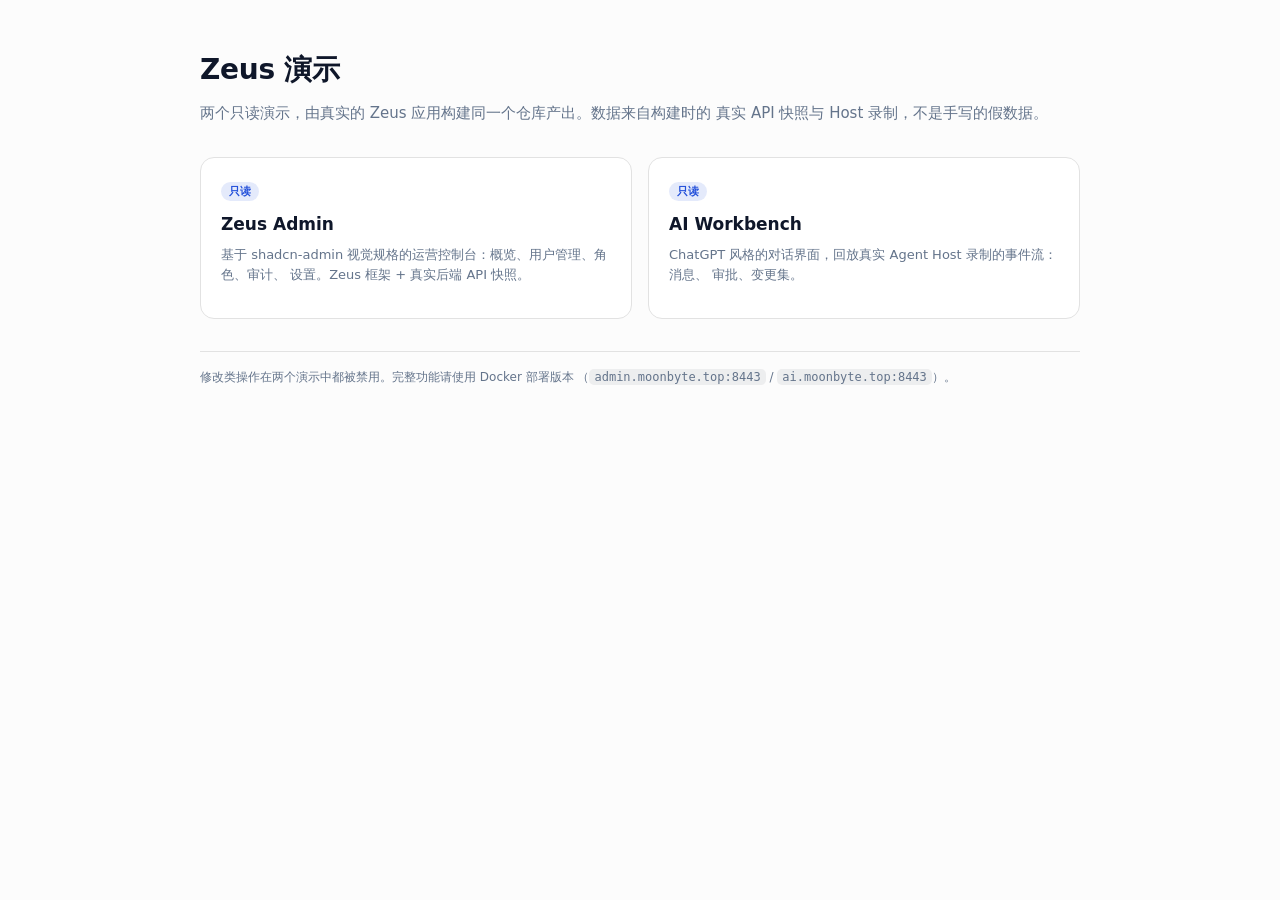
<file: index.html>
<!doctype html>
<html lang="zh-CN">
  <head>
    <meta charset="UTF-8" />
    <meta name="viewport" content="width=device-width, initial-scale=1.0" />
    <meta name="theme-color" content="#0f2439" />
    <title>Zeus 演示</title>
    <style>
      /*
       * The landing page carries no framework: it only routes a visitor to one
       * of two builds. Keeping it dependency-free means publishing it never
       * needs a build step or a toolchain version to match.
       */
      :root {
        color-scheme: light dark;
        --bg: #fcfcfc;
        --fg: #0f172a;
        --muted: #64748b;
        --card: #ffffff;
        --border: #e2e2e2;
        --accent: #2451da;
      }
      @media (prefers-color-scheme: dark) {
        :root {
          --bg: #000000;
          --fg: #f4f4f5;
          --muted: #a1a1aa;
          --card: #161616;
          --border: #2a2a2a;
          --accent: #6b8cff;
        }
      }
      * {
        box-sizing: border-box;
      }
      body {
        margin: 0;
        padding: 48px 24px;
        background: var(--bg);
        color: var(--fg);
        font:
          15px/1.6 'Inter',
          ui-sans-serif,
          system-ui,
          -apple-system,
          'PingFang SC',
          'Microsoft YaHei',
          sans-serif;
      }
      main {
        max-width: 880px;
        margin: 0 auto;
      }
      h1 {
        margin: 0 0 8px;
        font-size: 28px;
        letter-spacing: -0.01em;
      }
      .lede {
        margin: 0 0 32px;
        color: var(--muted);
      }
      .grid {
        display: grid;
        gap: 16px;
        grid-template-columns: 1fr;
      }
      @media (min-width: 720px) {
        .grid {
          grid-template-columns: 1fr 1fr;
        }
      }
      a.card {
        display: block;
        padding: 20px;
        border: 1px solid var(--border);
        border-radius: 14px;
        background: var(--card);
        color: inherit;
        text-decoration: none;
        transition:
          border-color 150ms,
          transform 150ms;
      }
      a.card:hover {
        border-color: var(--accent);
        transform: translateY(-1px);
      }
      .card h2 {
        margin: 0 0 6px;
        font-size: 17px;
      }
      .card p {
        margin: 0 0 12px;
        color: var(--muted);
        font-size: 13px;
      }
      .tag {
        display: inline-block;
        margin-bottom: 10px;
        padding: 1px 8px;
        border-radius: 999px;
        background: color-mix(in srgb, var(--accent) 12%, transparent);
        color: var(--accent);
        font-size: 11px;
        font-weight: 600;
        letter-spacing: 0.02em;
      }
      footer {
        margin-top: 32px;
        padding-top: 16px;
        border-top: 1px solid var(--border);
        color: var(--muted);
        font-size: 12px;
      }
      code {
        padding: 1px 5px;
        border-radius: 5px;
        background: color-mix(in srgb, var(--fg) 6%, transparent);
        font-size: 12px;
      }
    </style>
  </head>
  <body>
    <main>
      <h1>Zeus 演示</h1>
      <p class="lede">
        两个只读演示，由真实的 Zeus 应用构建同一个仓库产出。数据来自构建时的
        真实 API 快照与 Host 录制，不是手写的假数据。
      </p>

      <div class="grid">
        <a class="card" href="./admin/">
          <span class="tag">只读</span>
          <h2>Zeus Admin</h2>
          <p>
            基于 shadcn-admin 视觉规格的运营控制台：概览、用户管理、角色、审计、
            设置。Zeus 框架 + 真实后端 API 快照。
          </p>
        </a>
        <a class="card" href="./ai/">
          <span class="tag">只读</span>
          <h2>AI Workbench</h2>
          <p>
            ChatGPT 风格的对话界面，回放真实 Agent Host 录制的事件流：消息、
            审批、变更集。
          </p>
        </a>
      </div>

      <footer>
        修改类操作在两个演示中都被禁用。完整功能请使用 Docker 部署版本 （<code
          >admin.moonbyte.top:8443</code
        >
        / <code>ai.moonbyte.top:8443</code>）。
      </footer>
    </main>
  </body>
</html>
</file>
